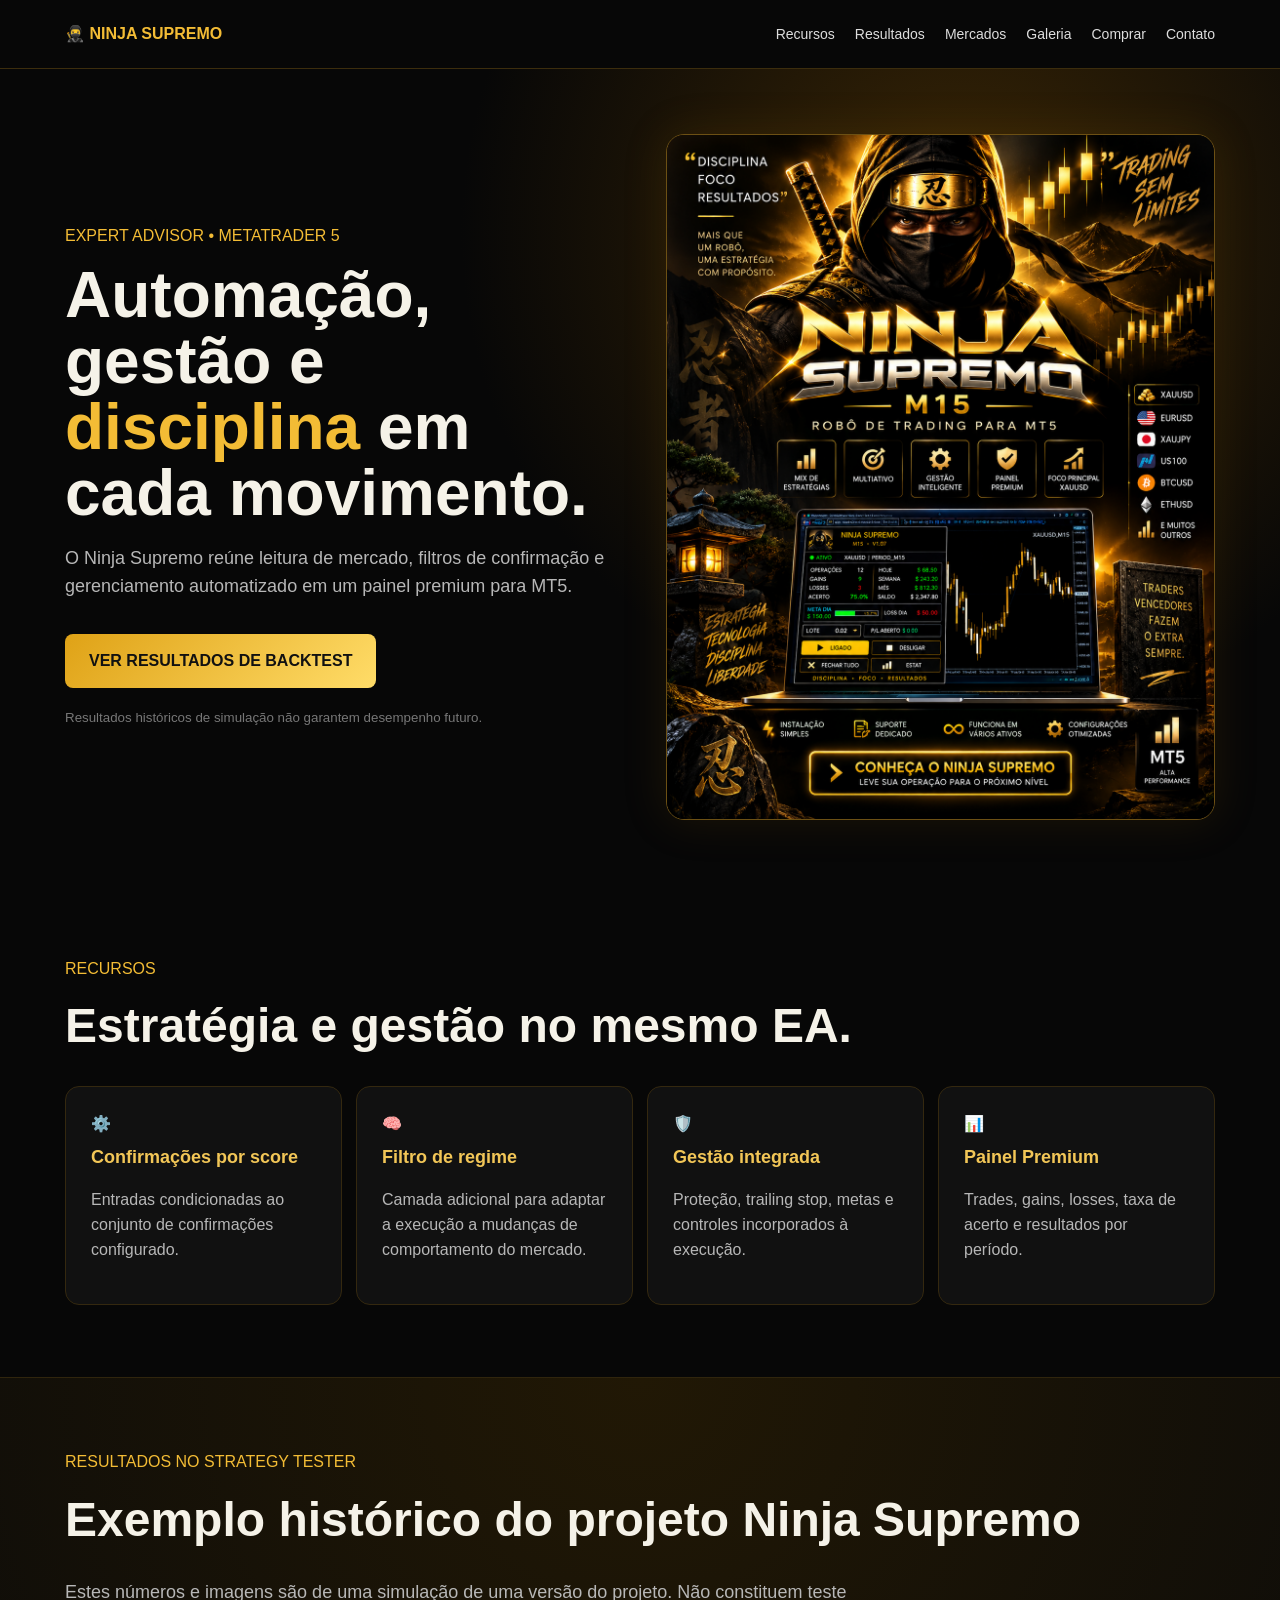
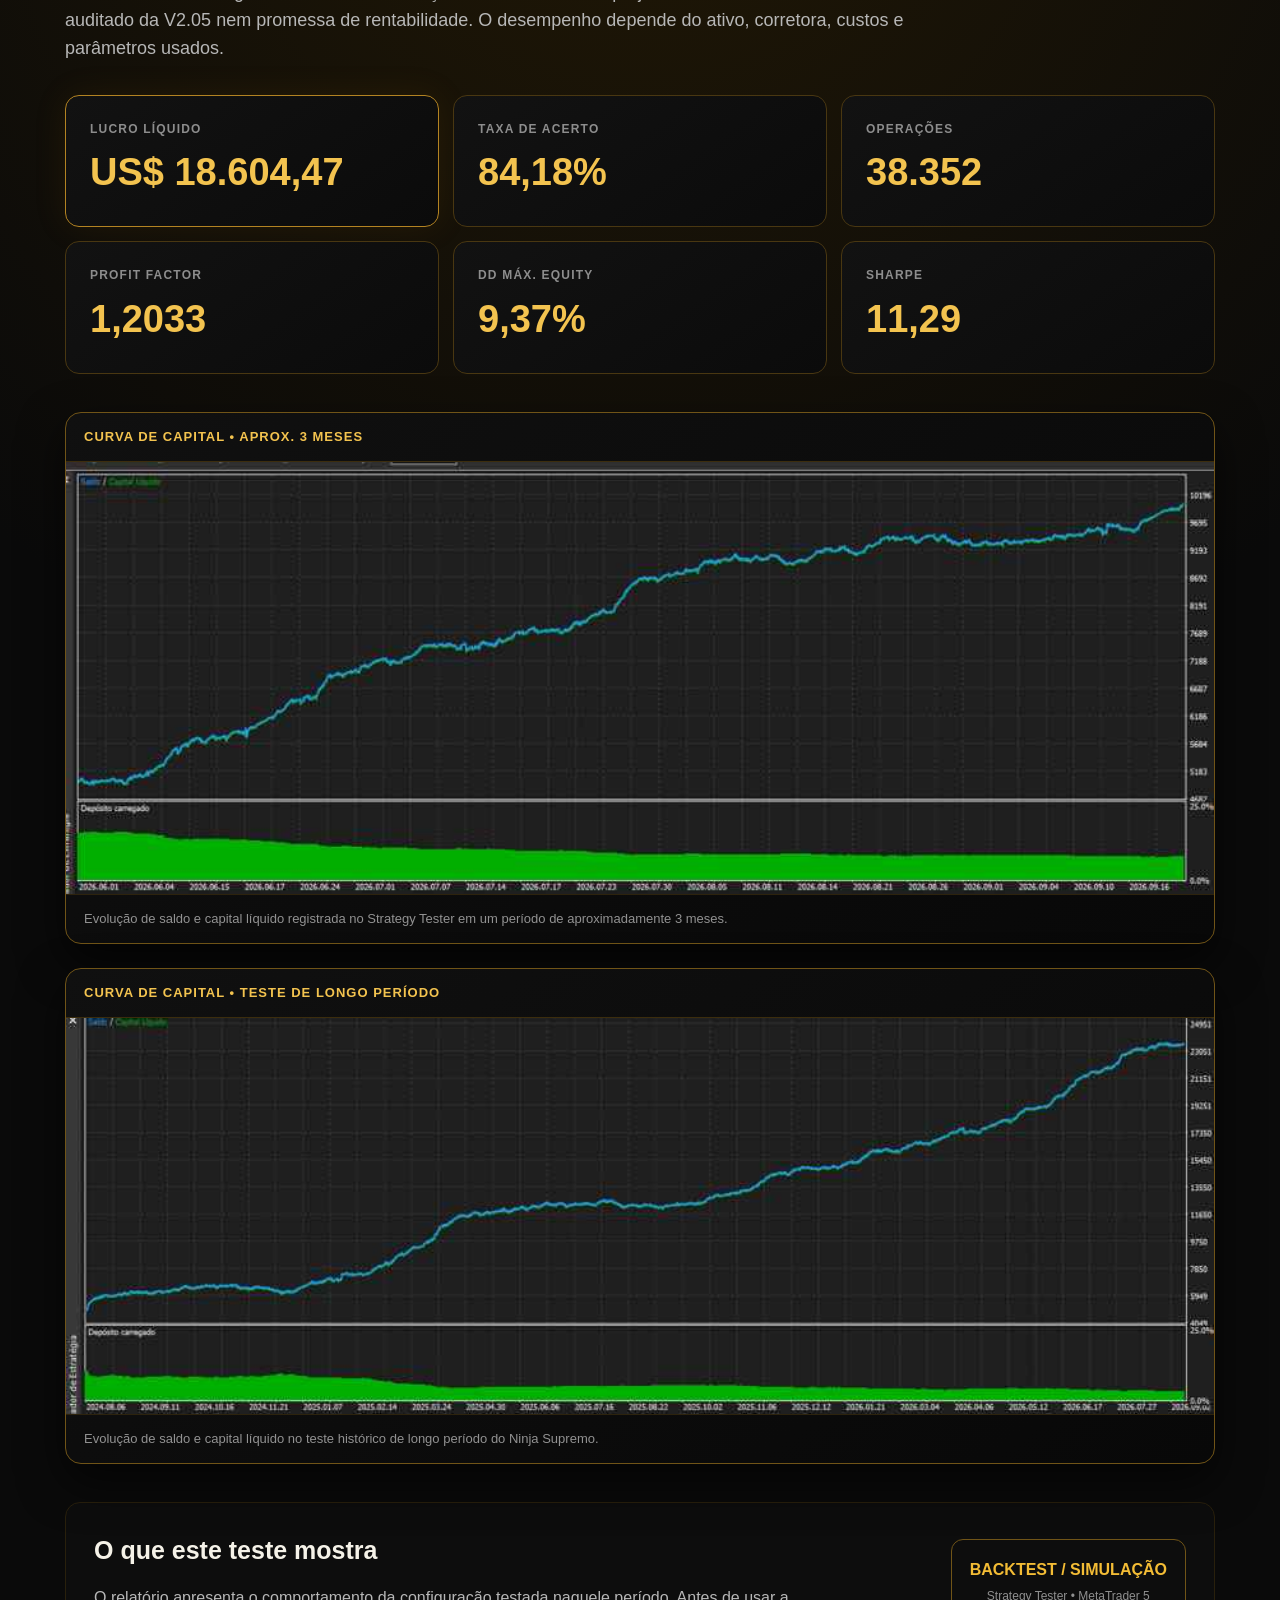
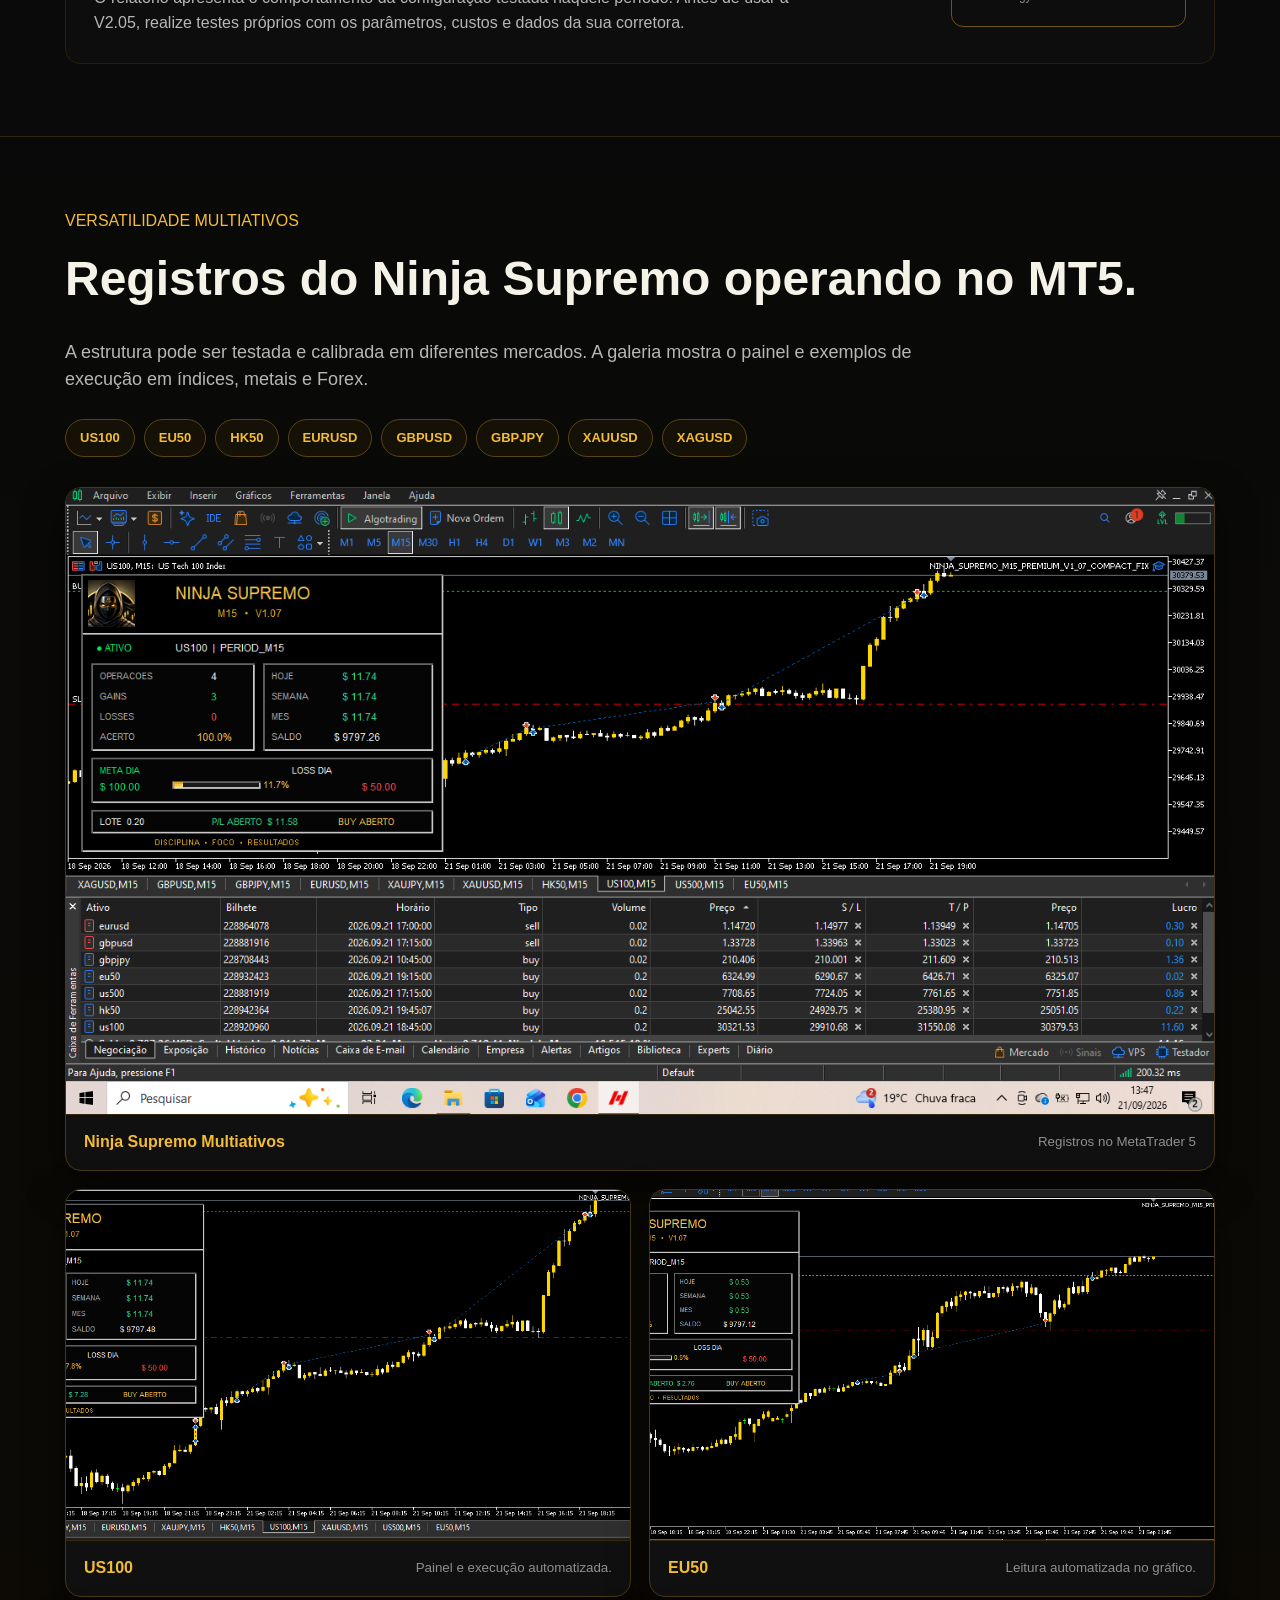
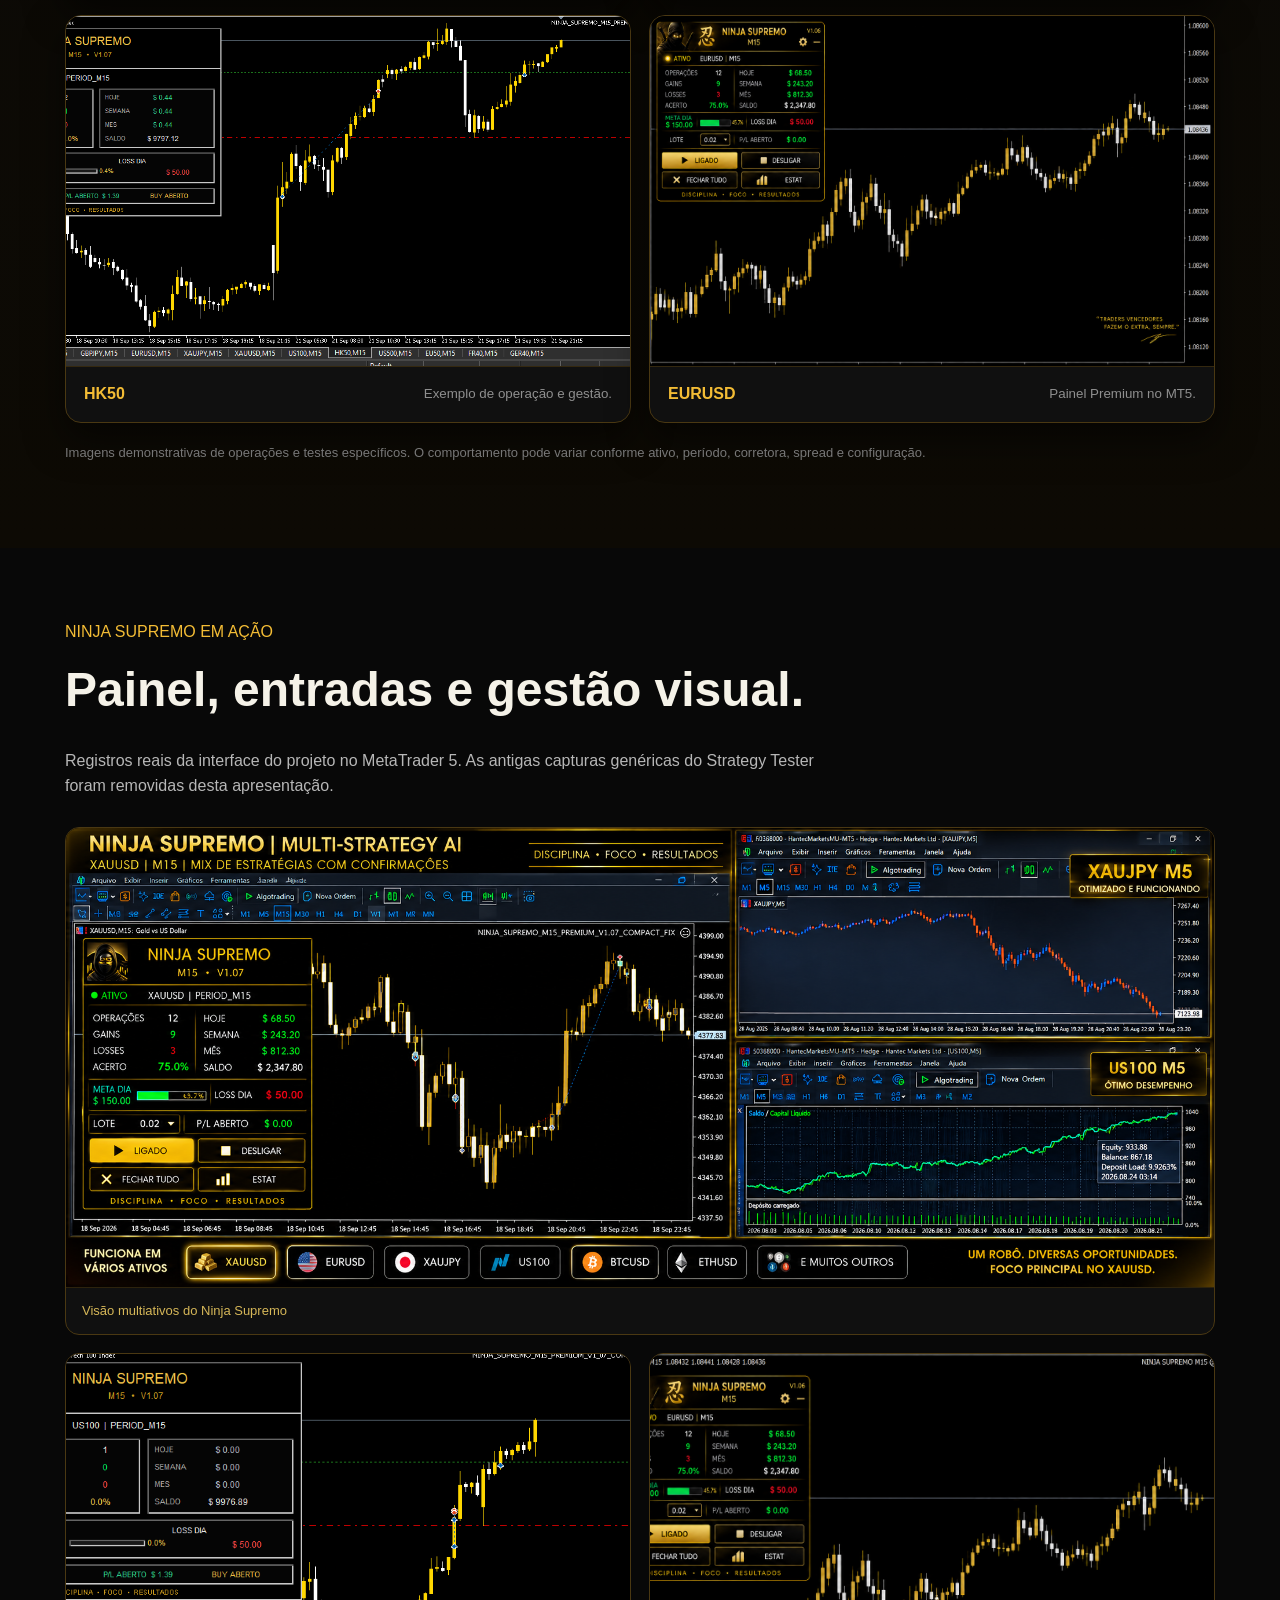
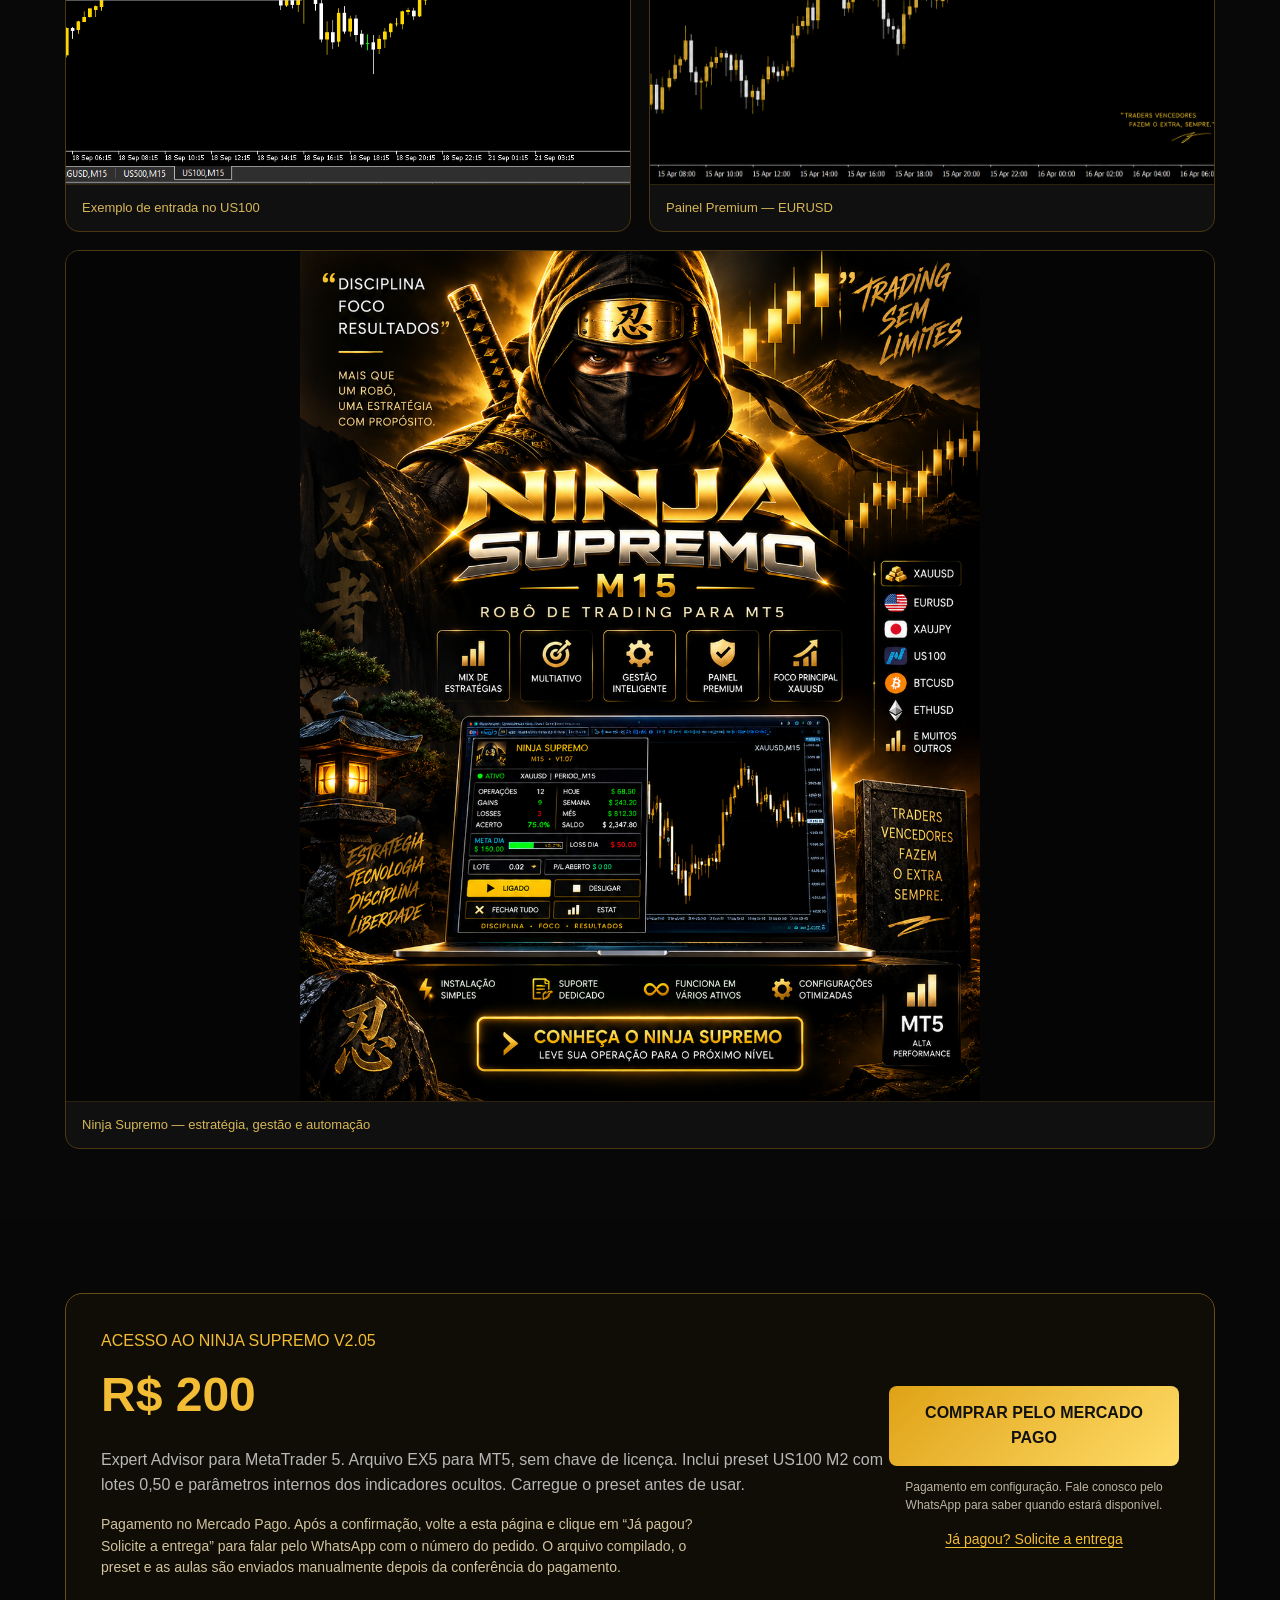
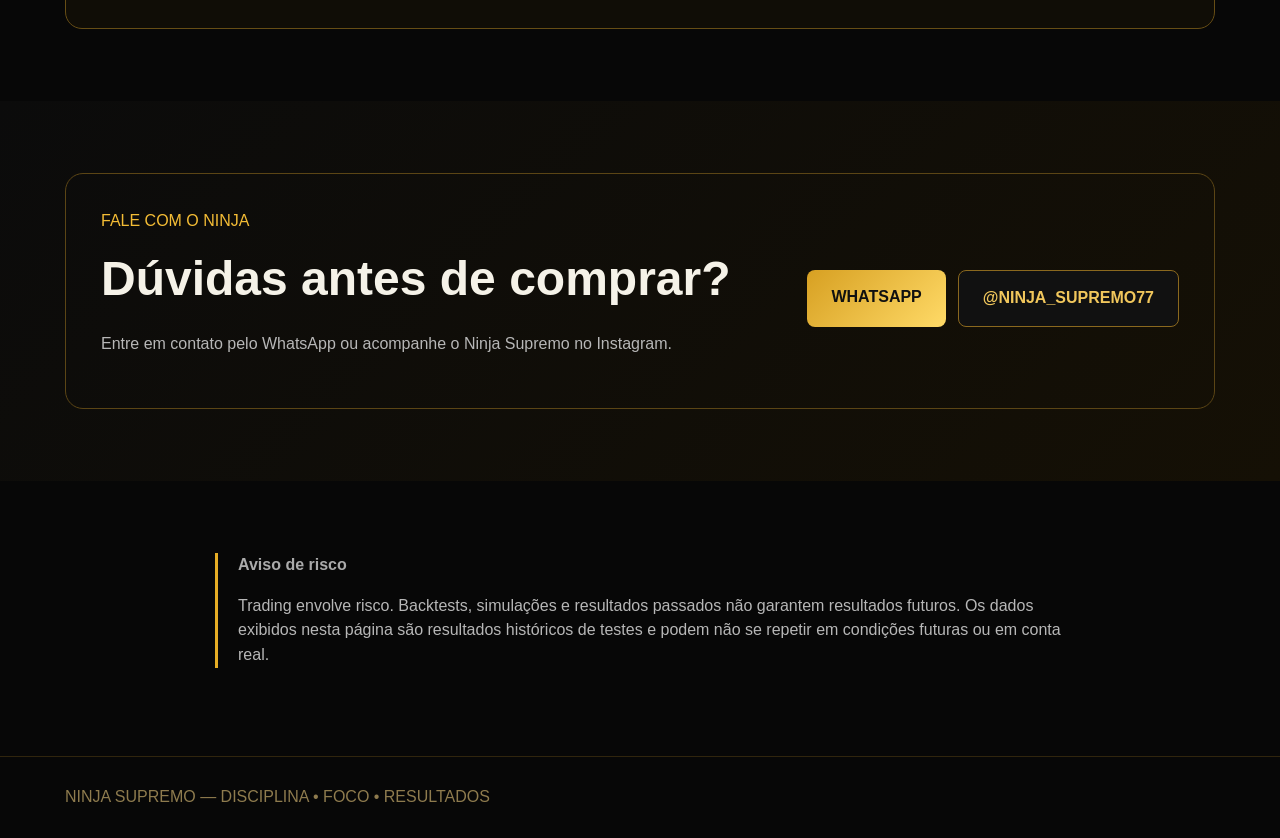
<file: index.html>
<!doctype html><html lang="pt-BR"><head><meta charset="utf-8"><meta name="viewport" content="width=device-width,initial-scale=1"><title>Ninja Supremo | Expert Advisor MT5</title><link rel="stylesheet" href="style.css"><script src="vendas.js" defer></script></head><body>
<header><div class="wrap nav"><b>🥷 NINJA SUPREMO</b><nav><a href="#recursos">Recursos</a><a href="#resultados">Resultados</a><a href="#mercados">Mercados</a><a href="#galeria">Galeria</a><a href="#comprar">Comprar</a><a href="#contato">Contato</a></nav></div></header>
<section class="hero"><div class="wrap grid"><div><span>EXPERT ADVISOR • METATRADER 5</span><h1>Automação, gestão e <em>disciplina</em> em cada movimento.</h1><p>O Ninja Supremo reúne leitura de mercado, filtros de confirmação e gerenciamento automatizado em um painel premium para MT5.</p><a class="btn" href="#resultados">VER RESULTADOS DE BACKTEST</a><small>Resultados históricos de simulação não garantem desempenho futuro.</small></div><img src="assets/ninja-supremo-post.png" alt="Ninja Supremo"></div></section>
<section id="recursos"><div class="wrap"><span>RECURSOS</span><h2>Estratégia e gestão no mesmo EA.</h2><div class="cards"><article>⚙️ <b>Confirmações por score</b><p>Entradas condicionadas ao conjunto de confirmações configurado.</p></article><article>🧠 <b>Filtro de regime</b><p>Camada adicional para adaptar a execução a mudanças de comportamento do mercado.</p></article><article>🛡️ <b>Gestão integrada</b><p>Proteção, trailing stop, metas e controles incorporados à execução.</p></article><article>📊 <b>Painel Premium</b><p>Trades, gains, losses, taxa de acerto e resultados por período.</p></article></div></div></section>
<section id="resultados" class="results"><div class="wrap"><span>RESULTADOS NO STRATEGY TESTER</span><h2>Exemplo histórico do projeto Ninja Supremo</h2><p class="results-lead">Estes números e imagens são de uma simulação de uma versão do projeto. Não constituem teste auditado da V2.05 nem promessa de rentabilidade. O desempenho depende do ativo, corretora, custos e parâmetros usados.</p><div class="stats"><article class="primary"><small>LUCRO LÍQUIDO</small><strong>US$ 18.604,47</strong></article><article><small>TAXA DE ACERTO</small><strong>84,18%</strong></article><article><small>OPERAÇÕES</small><strong>38.352</strong></article><article><small>PROFIT FACTOR</small><strong>1,2033</strong></article><article><small>DD MÁX. EQUITY</small><strong>9,37%</strong></article><article><small>SHARPE</small><strong>11,29</strong></article></div><div class="capital-curves"><figure><div class="curve-label">CURVA DE CAPITAL • APROX. 3 MESES</div><img src="assets/curva-3m.jpg" alt="Curva de capital do Ninja Supremo em aproximadamente três meses"><figcaption>Evolução de saldo e capital líquido registrada no Strategy Tester em um período de aproximadamente 3 meses.</figcaption></figure><figure><div class="curve-label">CURVA DE CAPITAL • TESTE DE LONGO PERÍODO</div><img src="assets/curva-longo.jpg" alt="Curva de capital de longo período do Ninja Supremo"><figcaption>Evolução de saldo e capital líquido no teste histórico de longo período do Ninja Supremo.</figcaption></figure></div><div class="result-copy"><div><h3>O que este teste mostra</h3><p>O relatório apresenta o comportamento da configuração testada naquele período. Antes de usar a V2.05, realize testes próprios com os parâmetros, custos e dados da sua corretora.</p></div><div class="backtest-tag"><b>BACKTEST / SIMULAÇÃO</b><span>Strategy Tester • MetaTrader 5</span></div></div></div></section>
<section id="mercados" class="mercados"><div class="wrap"><span>VERSATILIDADE MULTIATIVOS</span><h2>Registros do Ninja Supremo operando no MT5.</h2><p class="markets-intro">A estrutura pode ser testada e calibrada em diferentes mercados. A galeria mostra o painel e exemplos de execução em índices, metais e Forex.</p><div class="market-badges"><b>US100</b><b>EU50</b><b>HK50</b><b>EURUSD</b><b>GBPUSD</b><b>GBPJPY</b><b>XAUUSD</b><b>XAGUSD</b></div><div class="market-gallery"><figure class="market-feature"><img src="assets/ninja-multiativos.png" alt="Ninja Supremo em múltiplos ativos"><figcaption><strong>Ninja Supremo Multiativos</strong><small>Registros no MetaTrader 5</small></figcaption></figure><figure><img src="assets/ninja-us100.png" alt="Ninja Supremo no US100"><figcaption><strong>US100</strong><small>Painel e execução automatizada.</small></figcaption></figure><figure><img src="assets/ninja-eu50.png" alt="Ninja Supremo no EU50"><figcaption><strong>EU50</strong><small>Leitura automatizada no gráfico.</small></figcaption></figure><figure><img src="assets/ninja-hk50.png" alt="Ninja Supremo no HK50"><figcaption><strong>HK50</strong><small>Exemplo de operação e gestão.</small></figcaption></figure><figure><img src="assets/painel-eurusd.png" alt="Ninja Supremo no EURUSD"><figcaption><strong>EURUSD</strong><small>Painel Premium no MT5.</small></figcaption></figure></div><p class="market-note">Imagens demonstrativas de operações e testes específicos. O comportamento pode variar conforme ativo, período, corretora, spread e configuração.</p></div></section>
<section id="galeria" class="galeria"><div class="wrap"><span>NINJA SUPREMO EM AÇÃO</span><h2>Painel, entradas e gestão visual.</h2><p class="gallery-intro">Registros reais da interface do projeto no MetaTrader 5. As antigas capturas genéricas do Strategy Tester foram removidas desta apresentação.</p><div class="gallery-grid"><figure class="wide"><img src="assets/multiativos.png" alt="Ninja Supremo em múltiplos ativos"><figcaption>Visão multiativos do Ninja Supremo</figcaption></figure><figure><img src="assets/ninja-us100-entrada.png" alt="Entrada Ninja Supremo US100"><figcaption>Exemplo de entrada no US100</figcaption></figure><figure><img src="assets/painel-eurusd.png" alt="Painel Ninja Supremo EURUSD"><figcaption>Painel Premium — EURUSD</figcaption></figure><figure class="wide poster"><img src="assets/ninja-poster.png" alt="Ninja Supremo"><figcaption>Ninja Supremo — estratégia, gestão e automação</figcaption></figure></div></div></section>
<section id="comprar"><div class="wrap buy"><div><span>ACESSO AO NINJA SUPREMO V2.05</span><h2>R$ 200</h2><p>Expert Advisor para MetaTrader 5. Arquivo EX5 para MT5, sem chave de licença. Inclui preset US100 M2 com lotes 0,50 e parâmetros internos dos indicadores ocultos. Carregue o preset antes de usar.</p><p class="purchase-note">Pagamento no Mercado Pago. Após a confirmação, volte a esta página e clique em “Já pagou? Solicite a entrega” para falar pelo WhatsApp com o número do pedido. O arquivo compilado, o preset e as aulas são enviados manualmente depois da conferência do pagamento.</p></div><div class="purchase-actions"><a class="btn" id="comprar-mercado-pago" aria-disabled="true">COMPRAR PELO MERCADO PAGO</a><small id="compra-indisponivel">Pagamento em configuração. Fale conosco pelo WhatsApp para saber quando estará disponível.</small><a class="after-payment" href="retorno.html">Já pagou? Solicite a entrega</a></div></div></section>
<section id="contato" class="contato"><div class="wrap contato-box"><div><span>FALE COM O NINJA</span><h2>Dúvidas antes de comprar?</h2><p>Entre em contato pelo WhatsApp ou acompanhe o Ninja Supremo no Instagram.</p></div><div class="social-actions"><a class="btn whatsapp" href="https://wa.me/5551999444927?text=Ol%C3%A1%21%20Vim%20pelo%20site%20do%20Ninja%20Supremo%20e%20quero%20mais%20informa%C3%A7%C3%B5es." target="_blank" rel="noopener">WHATSAPP</a><a class="btn instagram" href="https://www.instagram.com/ninja_supremo77/" target="_blank" rel="noopener">@NINJA_SUPREMO77</a></div></div></section>
<section><div class="wrap aviso"><b>Aviso de risco</b><p>Trading envolve risco. Backtests, simulações e resultados passados não garantem resultados futuros. Os dados exibidos nesta página são resultados históricos de testes e podem não se repetir em condições futuras ou em conta real.</p></div></section><footer><div class="wrap">NINJA SUPREMO — DISCIPLINA • FOCO • RESULTADOS</div></footer></body></html>
</file>
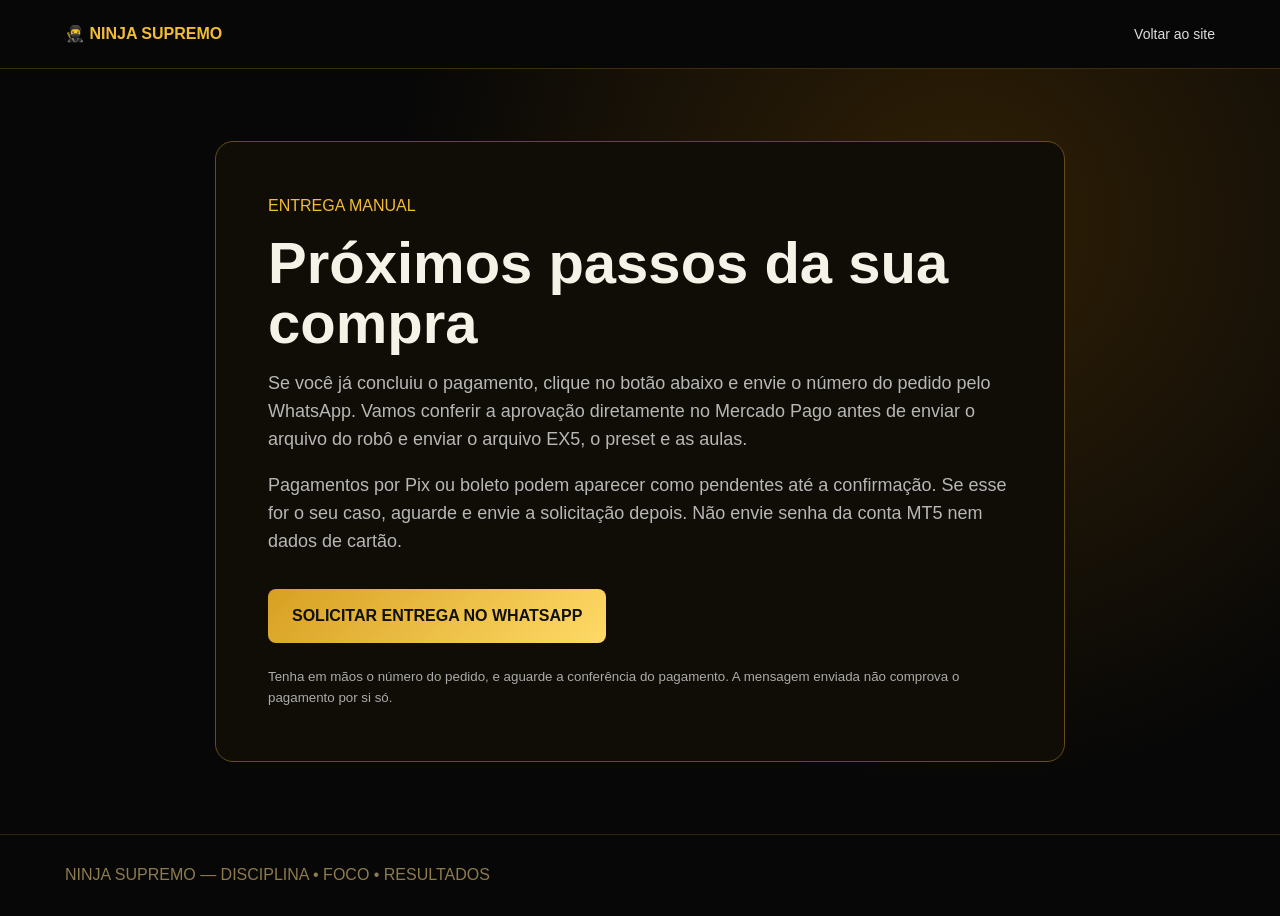
<file: retorno.html>
<!doctype html>
<html lang="pt-BR">
<head>
  <meta charset="utf-8">
  <meta name="viewport" content="width=device-width,initial-scale=1">
  <title>Próximos passos | Ninja Supremo</title>
  <link rel="stylesheet" href="style.css">
  <script src="vendas.js" defer></script>
</head>
<body>
  <header><div class="wrap nav"><b>🥷 NINJA SUPREMO</b><nav><a href="index.html">Voltar ao site</a></nav></div></header>
  <main class="return-page"><div class="wrap return-card">
    <span>ENTREGA MANUAL</span>
    <h1>Próximos passos da sua compra</h1>
    <p>Se você já concluiu o pagamento, clique no botão abaixo e envie o número do pedido pelo WhatsApp. Vamos conferir a aprovação diretamente no Mercado Pago antes de enviar o arquivo do robô e enviar o arquivo EX5, o preset e as aulas.</p>
    <p>Pagamentos por Pix ou boleto podem aparecer como pendentes até a confirmação. Se esse for o seu caso, aguarde e envie a solicitação depois. Não envie senha da conta MT5 nem dados de cartão.</p>
    <a class="btn whatsapp" id="ativar-whatsapp" href="https://wa.me/5551999444927" target="_blank" rel="noopener noreferrer">SOLICITAR ENTREGA NO WHATSAPP</a>
    <small>Tenha em mãos o número do pedido, e aguarde a conferência do pagamento. A mensagem enviada não comprova o pagamento por si só.</small>
  </div></main>
  <footer><div class="wrap">NINJA SUPREMO — DISCIPLINA • FOCO • RESULTADOS</div></footer>
</body>
</html>
</file>
<file: style.css>
*{box-sizing:border-box}html{scroll-behavior:smooth}body{margin:0;background:#070707;color:#f5f2e8;font-family:Arial,sans-serif;line-height:1.55}.wrap{width:min(1150px,92%);margin:auto}header{position:sticky;top:0;z-index:5;background:#080808ed;border-bottom:1px solid #3c2d0d}.nav{height:68px;display:flex;align-items:center;justify-content:space-between}.nav b{color:#f3bc35}.nav i,span,em{color:#f3bc35;font-style:normal}.nav a{color:#ddd;text-decoration:none;margin-left:20px;font-size:14px}.hero{background:radial-gradient(circle at 75% 20%,#3a2605,#070707 43%);padding:65px 0}.grid{display:grid;grid-template-columns:1fr 1fr;gap:52px;align-items:center}.grid img{width:100%;border-radius:18px;border:1px solid #6c5014;box-shadow:0 0 45px #a66b0025}h1{font-size:clamp(42px,5vw,70px);line-height:1.03;margin:14px 0}h2{font-size:clamp(30px,4vw,48px);margin:8px 0 22px}h3{font-size:25px;margin:0 0 8px}p{color:#b7b7b7}.hero p{font-size:18px}.hero small{display:block;color:#777;margin-top:20px}.btn{display:inline-block;background:linear-gradient(135deg,#dfa216,#ffdc68);color:#111;text-decoration:none;font-weight:900;padding:15px 24px;border-radius:8px;margin-top:15px}section{padding:72px 0}.cards{display:grid;grid-template-columns:repeat(4,1fr);gap:14px}.cards article{background:#111;border:1px solid #34280f;padding:25px;border-radius:14px}.cards b{display:block;color:#f2c657;font-size:18px;margin-top:8px}.results{background:radial-gradient(circle at 50% 0,#211805,#0a0a0a 48%);border-top:1px solid #30250d;border-bottom:1px solid #30250d}.results-lead{font-size:18px;max-width:850px}.stats{display:grid;grid-template-columns:repeat(3,1fr);gap:14px;margin:32px 0}.stats article{min-height:130px;padding:24px;background:linear-gradient(145deg,#121212,#0b0b0b);border:1px solid #493711;border-radius:14px;display:flex;flex-direction:column;justify-content:center}.stats article.primary{border-color:#b38322;box-shadow:0 0 35px #b0780018}.stats small{color:#8d8d8d;font-size:12px;font-weight:700;letter-spacing:1.2px}.stats strong{color:#f3c34f;font-size:clamp(26px,3vw,38px);margin-top:5px}.capital-curves{display:grid;grid-template-columns:1fr;gap:24px;margin:38px 0}.capital-curves figure{margin:0;background:linear-gradient(145deg,#101010,#080808);border:1px solid #705417;border-radius:16px;overflow:hidden;box-shadow:0 18px 45px #0009}.capital-curves img{display:block;width:100%;height:auto;background:#030303}.curve-label{padding:14px 18px;color:#f3c34f;font-weight:900;font-size:13px;letter-spacing:1px;border-bottom:1px solid #3c2d0d}.capital-curves figcaption{padding:14px 18px;color:#929292;font-size:13px;border-top:1px solid #2d230d}.result-copy{display:flex;justify-content:space-between;gap:35px;align-items:center;background:#0d0d0d;border:1px solid #29200c;padding:28px;border-radius:15px}.result-copy p{max-width:730px;margin-bottom:0}.backtest-tag{min-width:230px;padding:18px;border:1px solid #705417;border-radius:12px;text-align:center}.backtest-tag b{display:block;color:#f3bc35}.backtest-tag span{font-size:12px;color:#8f8f8f}.mercados{background:linear-gradient(180deg,#090909,#0d0a04)}.markets-intro{max-width:850px;font-size:18px}.market-badges{display:flex;gap:9px;flex-wrap:wrap;margin:25px 0 30px}.market-badges b{color:#f3bc35;background:#151107;border:1px solid #594315;border-radius:999px;padding:8px 14px;font-size:13px}.market-gallery{display:grid;grid-template-columns:repeat(2,1fr);gap:18px}.market-gallery figure{margin:0;background:#101010;border:1px solid #4a3812;border-radius:16px;overflow:hidden;box-shadow:0 16px 38px #0008}.market-gallery .market-feature{grid-column:1/-1}.market-gallery img{display:block;width:100%;height:350px;object-fit:cover;background:#030303}.market-gallery .market-feature img{height:auto;max-height:720px;object-fit:contain}.market-gallery figcaption{display:flex;justify-content:space-between;gap:16px;align-items:center;padding:15px 18px;border-top:1px solid #34280f}.market-gallery figcaption strong{color:#f3bc35}.market-gallery figcaption small{color:#8f8f8f;text-align:right}.market-note{font-size:13px;color:#777;max-width:900px;margin-top:20px}.galeria{background:#080808}.gallery-intro{max-width:780px;margin-bottom:28px}.gallery-grid{display:grid;grid-template-columns:repeat(2,1fr);gap:18px}.gallery-grid figure{margin:0;background:#101010;border:1px solid #4a3812;border-radius:14px;overflow:hidden}.gallery-grid figure.wide{grid-column:1/-1}.gallery-grid img{display:block;width:100%;height:430px;object-fit:cover;background:#050505}.gallery-grid .wide img{height:auto;max-height:720px;object-fit:contain}.gallery-grid .poster img{max-height:850px}.gallery-grid figcaption{padding:13px 16px;color:#d6b758;font-size:13px;border-top:1px solid #2d230d}.buy{display:flex;justify-content:space-between;align-items:center;border:1px solid #664d15;background:#100d06;padding:35px;border-radius:17px}.buy h2{color:#f3bc35;margin:4px 0}.contato{background:linear-gradient(135deg,#0b0b0b,#151005)}.contato-box{display:flex;justify-content:space-between;align-items:center;gap:35px;border:1px solid #5b4515;padding:35px;border-radius:18px}.contato-box h2{margin-bottom:5px}.social-actions{display:flex;gap:12px;flex-wrap:wrap}.whatsapp{background:linear-gradient(135deg,#d7a022,#ffda67);color:#101010}.instagram{background:#111;color:#f1c75c;border:1px solid #8a681e}.aviso{border-left:3px solid #e6ad25;padding-left:20px;color:#aaa;max-width:850px!important}footer{border-top:1px solid #30250d;padding:28px 0;color:#8e7b4e}@media(max-width:800px){nav{display:none}.grid{grid-template-columns:1fr}.hero .grid img{order:-1}.cards{grid-template-columns:1fr 1fr}.stats{grid-template-columns:1fr 1fr}.result-copy{display:block}.backtest-tag{margin-top:20px}.buy,.contato-box{display:block}.social-actions{margin-top:20px}.social-actions .btn{flex:1;text-align:center}.market-gallery{grid-template-columns:1fr}.market-gallery .market-feature{grid-column:auto}.market-gallery img{height:auto}.market-gallery figcaption{display:block}.market-gallery figcaption small{display:block;text-align:left;margin-top:4px}.gallery-grid{grid-template-columns:1fr}.gallery-grid figure.wide{grid-column:auto}.gallery-grid img{height:auto}}@media(max-width:520px){.cards,.stats{grid-template-columns:1fr}section{padding:50px 0}h1{font-size:42px}}
.purchase-note{max-width:620px;font-size:14px;color:#d2c39e}.purchase-actions{min-width:290px;text-align:center}.purchase-actions small{display:block;max-width:300px;margin:12px auto 0;color:#bcb5a5;font-size:12px}.btn[aria-disabled="true"]{opacity:.55;cursor:not-allowed;pointer-events:none}.return-page{min-height:calc(100vh - 136px);display:flex;align-items:center;padding:72px 0;background:radial-gradient(circle at 75% 20%,#302006,#070707 50%)}.return-card{max-width:850px;background:#100d06;border:1px solid #664d15;padding:clamp(24px,5vw,52px);border-radius:18px}.return-card h1{font-size:clamp(35px,5vw,58px)}.return-card p{font-size:18px}.return-card small{display:block;color:#aaa;margin-top:24px}
@media(max-width:800px){.purchase-actions{min-width:0;text-align:left}.purchase-actions small{margin-left:0}}
.purchase-actions .after-payment{display:block;margin-top:14px;color:#f3bc35;text-decoration:underline;text-underline-offset:3px;font-size:14px}
</file>
